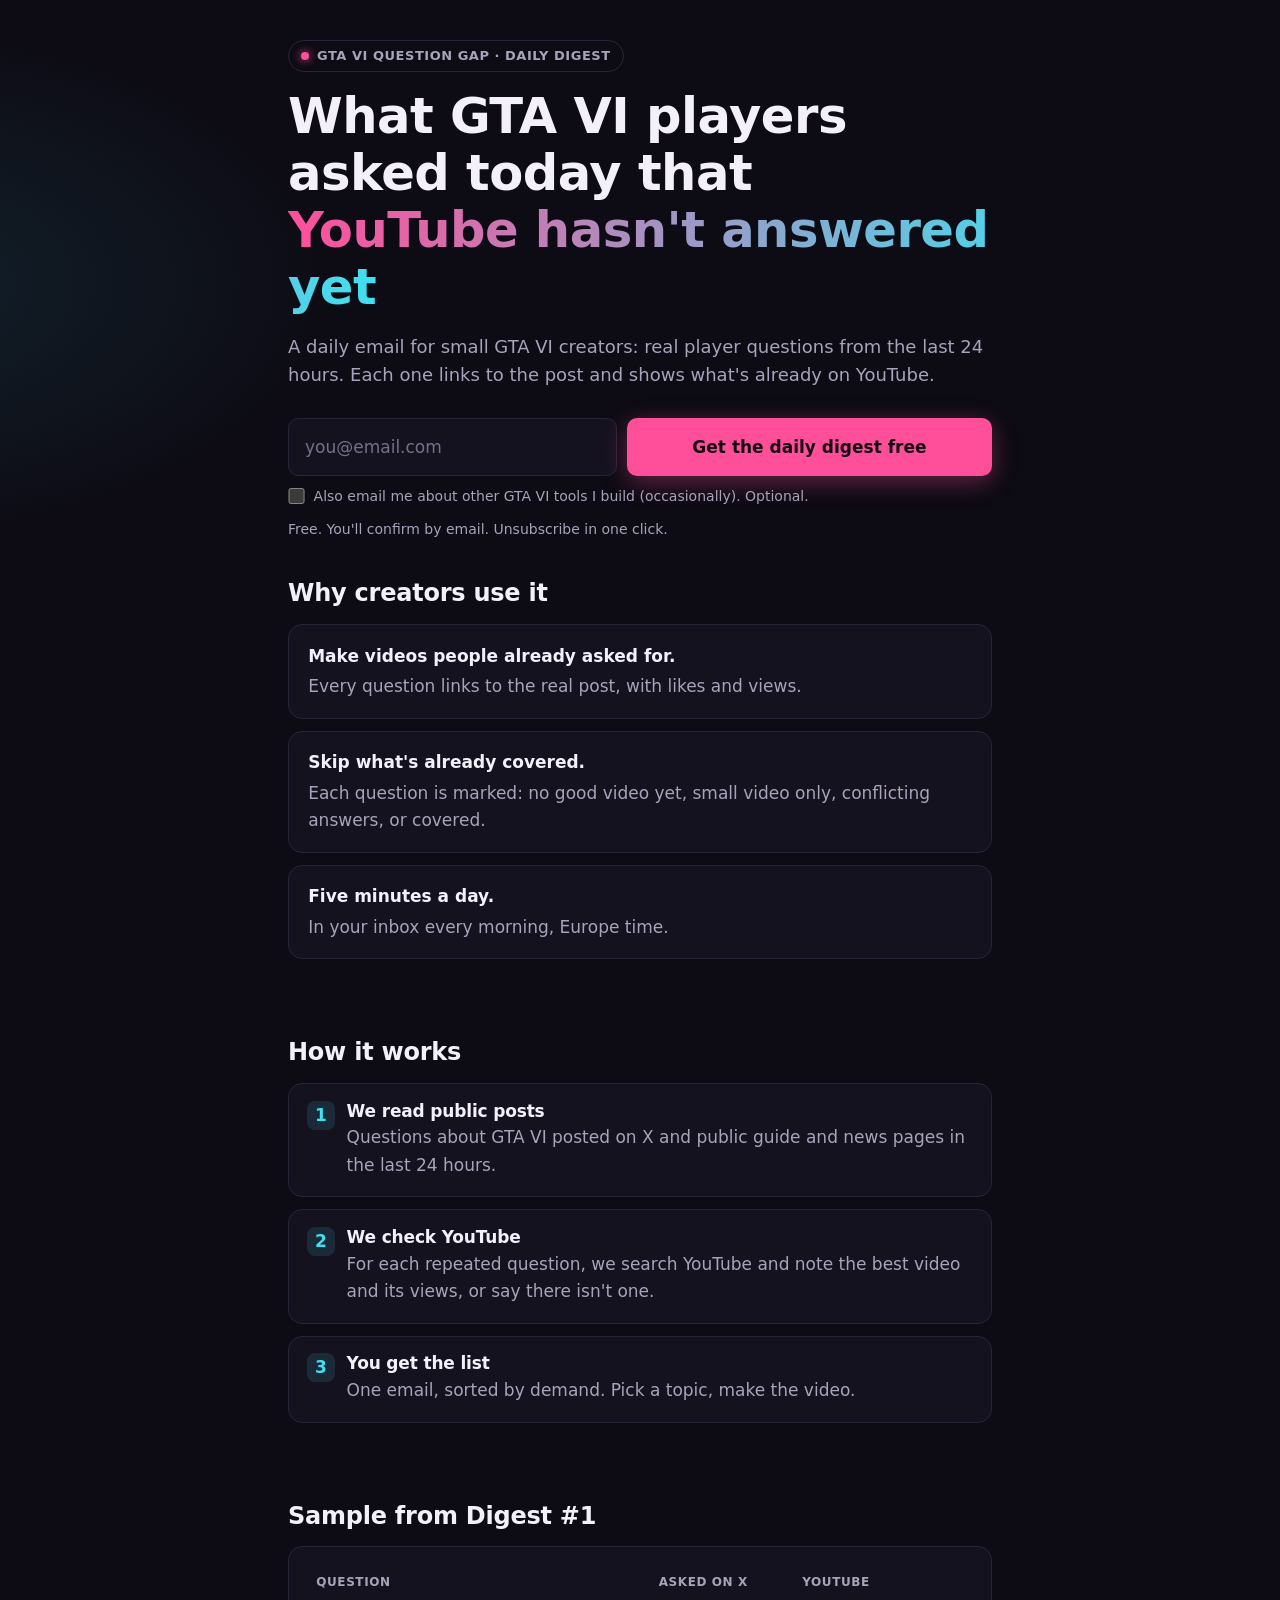
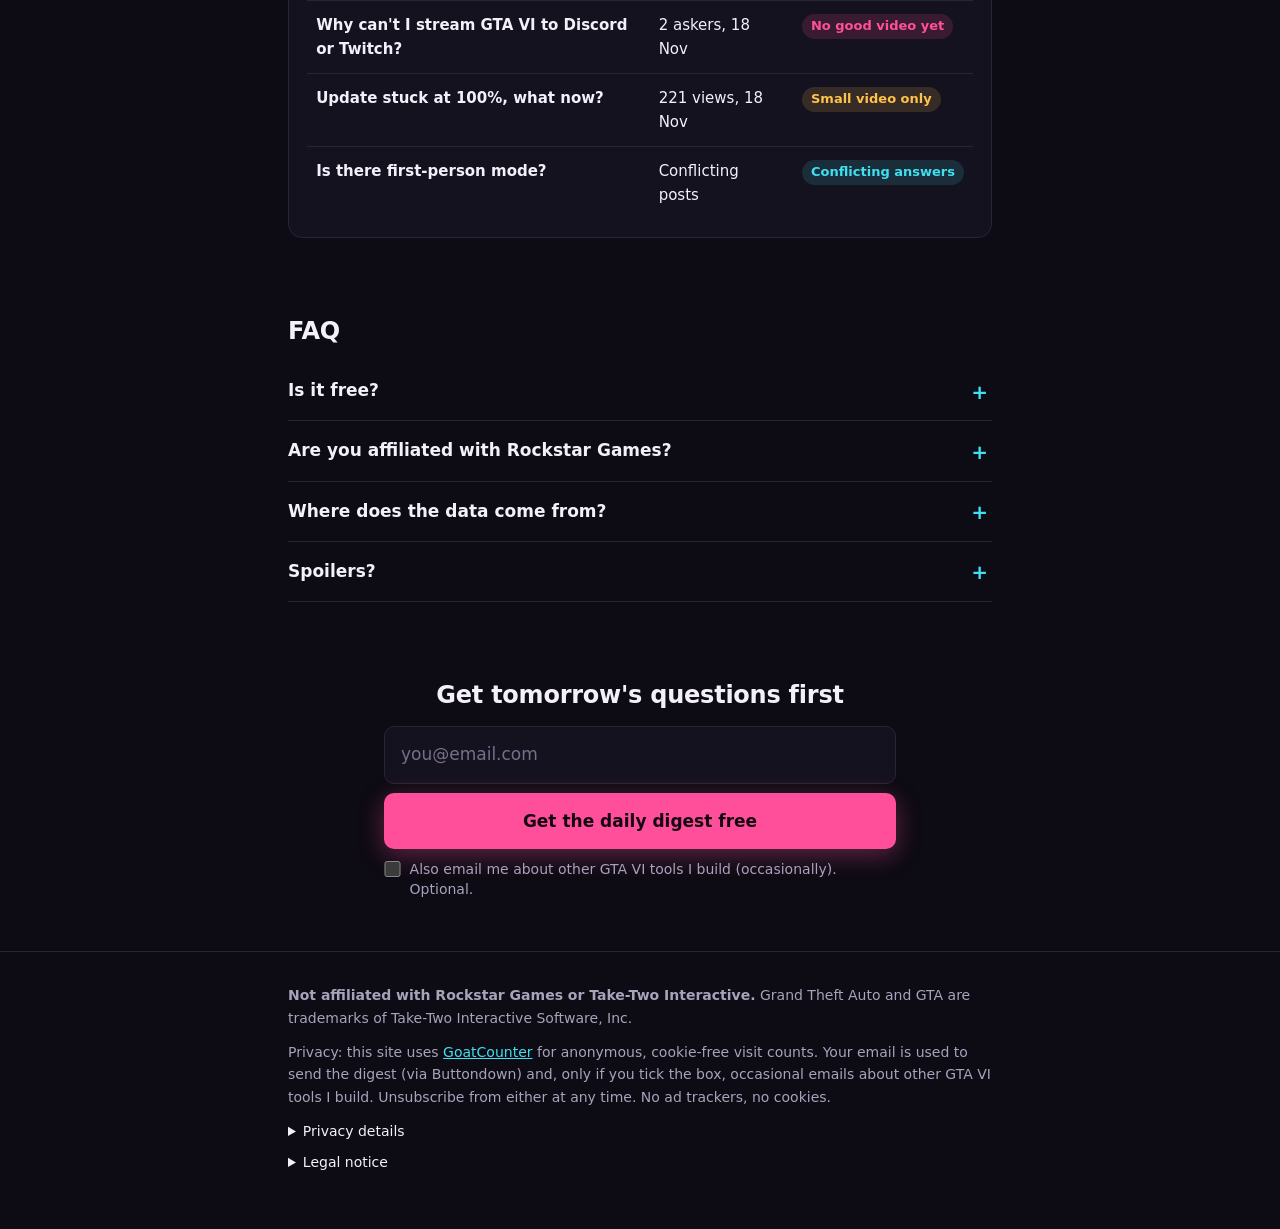
<file: docs/index.html>
<!doctype html>
<html lang="en">
<head>
  <meta charset="utf-8">
  <meta name="viewport" content="width=device-width, initial-scale=1">
  <title>GTA VI Question Gap: what players asked today that YouTube hasn't answered</title>
  <meta name="description" content="A daily email for small GTA VI creators: real player questions from the last 24 hours, each with what's already on YouTube. Free.">
  <link rel="canonical" href="https://navidemad.github.io/vicecity-gaps/">
  <meta name="theme-color" content="#0d0b14">
  <link rel="icon" href="favicon.svg" type="image/svg+xml">

  <meta property="og:type" content="website">
  <meta property="og:site_name" content="GTA VI Question Gap">
  <meta property="og:url" content="https://navidemad.github.io/vicecity-gaps/">
  <meta property="og:title" content="What GTA VI players asked today that YouTube hasn't answered yet">
  <meta property="og:description" content="A daily email for small GTA VI creators: real player questions from the last 24 hours, each with what's already on YouTube.">
  <meta name="twitter:card" content="summary">
  <meta name="twitter:title" content="What GTA VI players asked today that YouTube hasn't answered yet">
  <meta name="twitter:description" content="A daily email for small GTA VI creators: real player questions from the last 24 hours, each with what's already on YouTube.">

  <style>
    :root {
      --bg: #0d0b14;
      --bg-2: #15121f;
      --line: #2a2438;
      --fg: #f3f0fa;
      --muted: #a9a2bb;
      --pink: #ff4f9a;
      --cyan: #3fe0f0;
      --amber: #ffc24b;
      --green: #5be49b;
      --radius: 14px;
      color-scheme: dark;
    }
    *, *::before, *::after { box-sizing: border-box; }
    html { -webkit-text-size-adjust: 100%; }
    body {
      margin: 0;
      background:
        radial-gradient(60rem 30rem at 85% -10%, rgba(255, 79, 154, .16), transparent 60%),
        radial-gradient(50rem 28rem at -10% 10%, rgba(63, 224, 240, .10), transparent 60%),
        var(--bg);
      color: var(--fg);
      font: 17px/1.6 system-ui, -apple-system, "Segoe UI", Roboto, "Helvetica Neue", Arial, sans-serif;
    }
    a { color: var(--cyan); }
    .wrap { max-width: 46rem; margin: 0 auto; padding: 0 16px; }
    section { padding: 2.5rem 0; }
    h1, h2, h3 { line-height: 1.15; letter-spacing: -.01em; }
    h2 { font-size: 1.5rem; margin: 0 0 1rem; }
    .eyebrow {
      display: inline-flex; align-items: center; gap: .5rem;
      margin: 2.5rem 0 1rem; padding: .3rem .75rem;
      border: 1px solid var(--line); border-radius: 999px;
      color: var(--muted); font-size: .8125rem; font-weight: 600; letter-spacing: .04em; text-transform: uppercase;
    }
    .eyebrow::before { content: ""; width: .5rem; height: .5rem; border-radius: 50%; background: var(--pink); box-shadow: 0 0 10px var(--pink); }
    h1 { font-size: clamp(2rem, 7vw, 3.1rem); margin: 0 0 1rem; }
    h1 .hl { background: linear-gradient(90deg, var(--pink), var(--cyan)); -webkit-background-clip: text; background-clip: text; color: transparent; }
    .sub { color: var(--muted); font-size: 1.125rem; margin: 0 0 1.75rem; }

    .signup { display: flex; flex-wrap: wrap; gap: .6rem; margin: 0 0 .75rem; }
    .signup input[type="email"] {
      flex: 1 1 15rem; min-width: 0; padding: .9rem 1rem;
      border: 1px solid var(--line); border-radius: 10px;
      background: var(--bg-2); color: var(--fg); font: inherit;
    }
    .signup input::placeholder { color: #776f8a; }
    .signup input:focus-visible, .btn:focus-visible, summary:focus-visible { outline: 3px solid var(--cyan); outline-offset: 2px; }
    .btn {
      display: inline-flex; justify-content: center; align-items: center;
      padding: .9rem 1.3rem; border: 0; border-radius: 10px;
      font: inherit; font-weight: 700; text-decoration: none; cursor: pointer;
    }
    .btn-primary { flex: 1 1 auto; background: var(--pink); color: #160812; box-shadow: 0 6px 24px rgba(255, 79, 154, .35); }
    .btn-primary:hover { filter: brightness(1.08); }
    .fine { color: var(--muted); font-size: .875rem; margin: 0; }
    .optin { flex: 1 1 100%; display: flex; gap: .55rem; align-items: flex-start; color: var(--muted); font-size: .875rem; line-height: 1.45; cursor: pointer; text-align: left; }
    .optin input { flex: none; width: 1.05rem; height: 1.05rem; margin: .12rem 0 0; accent-color: var(--pink); }

    .benefits { display: grid; gap: .75rem; padding: 0; margin: 0; list-style: none; }
    .benefits li, .steps li {
      background: var(--bg-2); border: 1px solid var(--line); border-radius: var(--radius); padding: 1.1rem 1.2rem;
    }
    .benefits strong { display: block; margin-bottom: .2rem; font-size: 1.0625rem; }
    .benefits span, .steps p { color: var(--muted); }
    .steps { display: grid; gap: .75rem; padding: 0; margin: 0; list-style: none; counter-reset: step; }
    .steps li { counter-increment: step; position: relative; padding-left: 3.6rem; }
    .steps li::before {
      content: counter(step); position: absolute; left: 1.1rem; top: 1.05rem;
      width: 1.8rem; height: 1.8rem; display: grid; place-items: center;
      border-radius: 8px; background: rgba(63, 224, 240, .12); color: var(--cyan); font-weight: 800;
    }
    .steps h3 { margin: 0 0 .2rem; font-size: 1.0625rem; }
    .steps p { margin: 0; }

    .digest { background: var(--bg-2); border: 1px solid var(--line); border-radius: var(--radius); padding: 1.1rem; }
    .digest p, .digest ul, .digest ol { color: var(--muted); }
    .table-wrap { overflow-x: auto; }
    table { width: 100%; border-collapse: collapse; font-size: .9375rem; }
    th { text-align: left; color: var(--muted); font-size: .75rem; letter-spacing: .05em; text-transform: uppercase; padding: .5rem .6rem; border-bottom: 1px solid var(--line); }
    td { padding: .75rem .6rem; border-bottom: 1px solid var(--line); vertical-align: top; }
    tr:last-child td { border-bottom: 0; }
    td:first-child { font-weight: 600; }
    .status { display: inline-block; padding: .15rem .55rem; border-radius: 999px; font-size: .8125rem; font-weight: 700; white-space: nowrap; }
    .status-none { background: rgba(255, 79, 154, .15); color: var(--pink); }
    .status-weak { background: rgba(255, 194, 75, .14); color: var(--amber); }
    .status-conflict { background: rgba(63, 224, 240, .13); color: var(--cyan); }
    .status-covered { background: rgba(91, 228, 155, .13); color: var(--green); }
    @media (max-width: 560px) {
      thead { display: none; }
      table, tbody, tr, td { display: block; width: 100%; }
      tr { padding: .6rem 0; border-bottom: 1px solid var(--line); }
      tr:last-child { border-bottom: 0; }
      td { border: 0; padding: .2rem 0; }
      td:not(:first-child)::before { content: attr(data-label) ": "; color: var(--muted); font-size: .8125rem; }
    }

    details.faq { border-bottom: 1px solid var(--line); }
    details.faq summary { cursor: pointer; padding: 1rem 2rem 1rem 0; font-weight: 600; list-style: none; position: relative; }
    details.faq summary::-webkit-details-marker { display: none; }
    details.faq summary::after { content: "+"; position: absolute; right: .25rem; top: .9rem; color: var(--cyan); font-size: 1.25rem; }
    details.faq[open] summary::after { content: "−"; }
    details.faq p { margin: 0 0 1rem; color: var(--muted); }

    .cta-band { text-align: center; }
    .cta-band .signup { max-width: 32rem; margin: 0 auto .75rem; }

    footer { border-top: 1px solid var(--line); padding: 2rem 0 3rem; color: var(--muted); font-size: .875rem; }
    footer p { margin: 0 0 .75rem; }
    footer details { margin: .5rem 0; }
    footer summary { cursor: pointer; color: var(--fg); }
    .todo { color: var(--amber); }
  </style>

  <!-- GoatCounter: cookieless analytics. Site code "vicecitygaps" must exist on goatcounter.com (see README). -->
  <script data-goatcounter="https://vicecitygaps.goatcounter.com/count" async src="https://gc.zgo.at/count.js"></script>
</head>
<body>
  <main class="wrap">
    <header>
      <p class="eyebrow">GTA VI Question Gap · daily digest</p>
      <h1>What GTA&nbsp;VI players asked today that <span class="hl">YouTube hasn't answered yet</span></h1>
      <p class="sub">A daily email for small GTA&nbsp;VI creators: real player questions from the last 24 hours. Each one links to the post and shows what's already on YouTube.</p>

      <form class="signup" id="signup" action="https://buttondown.com/api/emails/embed-subscribe/vicecitygaps" method="post">
        <label for="email" class="sr-only">Your email address</label>
        <input id="email" type="email" name="email" required autocomplete="email" placeholder="you@email.com">
        <input type="hidden" name="tag" value="free">
        <input type="hidden" name="embed" value="1">
        <button class="btn btn-primary" type="submit">Get the daily digest free</button>
        <label class="optin"><input type="checkbox" name="tag" value="marketing-ok"> Also email me about other GTA&nbsp;VI tools I build (occasionally). Optional.</label>
      </form>
      <p class="fine">Free. You'll confirm by email. Unsubscribe in one click.</p>

    </header>

    <section aria-labelledby="why">
      <h2 id="why">Why creators use it</h2>
      <ul class="benefits">
        <li><strong>Make videos people already asked for.</strong><span>Every question links to the real post, with likes and views.</span></li>
        <li><strong>Skip what's already covered.</strong><span>Each question is marked: no good video yet, small video only, conflicting answers, or covered.</span></li>
        <li><strong>Five minutes a day.</strong><span>In your inbox every morning, Europe time.</span></li>
      </ul>
    </section>

    <section aria-labelledby="how">
      <h2 id="how">How it works</h2>
      <ol class="steps">
        <li><h3>We read public posts</h3><p>Questions about GTA&nbsp;VI posted on X and public guide and news pages in the last 24 hours.</p></li>
        <li><h3>We check YouTube</h3><p>For each repeated question, we search YouTube and note the best video and its views, or say there isn't one.</p></li>
        <li><h3>You get the list</h3><p>One email, sorted by demand. Pick a topic, make the video.</p></li>
      </ol>
    </section>

    <section aria-labelledby="sample">
      <h2 id="sample">Sample from Digest #1</h2>
      <div class="digest">
<!-- digest:start -->
<div class="table-wrap"><table><thead><tr><th scope="col">Question</th><th scope="col">Asked on X</th><th scope="col">YouTube</th></tr></thead><tbody><tr><td data-label="Question">Why can&#x27;t I stream GTA VI to Discord or Twitch?</td><td data-label="Asked on X">2 askers, 18 Nov</td><td data-label="YouTube"><span class="status status-none">No good video yet</span></td></tr><tr><td data-label="Question">Update stuck at 100%, what now?</td><td data-label="Asked on X">221 views, 18 Nov</td><td data-label="YouTube"><span class="status status-weak">Small video only</span></td></tr><tr><td data-label="Question">Is there first-person mode?</td><td data-label="Asked on X">Conflicting posts</td><td data-label="YouTube"><span class="status status-conflict">Conflicting answers</span></td></tr></tbody></table></div>
<!-- digest:end -->
      </div>
    </section>

    <section aria-labelledby="faq">
      <h2 id="faq">FAQ</h2>
      <details class="faq"><summary>Is it free?</summary><p>Yes. Sign up and you'll get the digest by email every morning.</p></details>
      <details class="faq"><summary>Are you affiliated with Rockstar Games?</summary><p>No. This is an independent project, not affiliated with, endorsed or sponsored by Rockstar Games or Take-Two Interactive. Grand Theft Auto and GTA are their trademarks.</p></details>
      <details class="faq"><summary>Where does the data come from?</summary><p>Public X posts, public YouTube search results, and public guide and news sites. No private messages, no logins, no personal data beyond your email.</p></details>
      <details class="faq"><summary>Spoilers?</summary><p>Questions are written spoiler-light. Story questions are marked.</p></details>
    </section>

    <section class="cta-band" aria-labelledby="cta-again">
      <h2 id="cta-again">Get tomorrow's questions first</h2>
      <form class="signup" action="https://buttondown.com/api/emails/embed-subscribe/vicecitygaps" method="post">
        <label for="email-2" class="sr-only">Your email address</label>
        <input id="email-2" type="email" name="email" required autocomplete="email" placeholder="you@email.com">
        <input type="hidden" name="tag" value="free">
        <input type="hidden" name="embed" value="1">
        <button class="btn btn-primary" type="submit">Get the daily digest free</button>
        <label class="optin"><input type="checkbox" name="tag" value="marketing-ok"> Also email me about other GTA&nbsp;VI tools I build (occasionally). Optional.</label>
      </form>
    </section>
  </main>

  <footer>
    <div class="wrap">
      <p><strong>Not affiliated with Rockstar Games or Take-Two Interactive.</strong> Grand Theft Auto and GTA are trademarks of Take-Two Interactive Software, Inc.</p>
      <p id="privacy">Privacy: this site uses <a href="https://www.goatcounter.com" rel="noopener">GoatCounter</a> for anonymous, cookie-free visit counts. Your email is used to send the digest (via Buttondown) and, only if you tick the box, occasional emails about other GTA&nbsp;VI tools I build. Unsubscribe from either at any time. No ad trackers, no cookies.</p>
      <details>
        <summary>Privacy details</summary>
        <p>Data collected: your email address, used to send the digest and, if you ticked the optional box, occasional emails about other GTA VI tools and products from the same publisher (legal basis: your consent, given separately for each and confirmed by email; your address is never sold, shared or uploaded to ad platforms), the ad campaign that brought you here (from the link you clicked, to measure which ads work), and anonymous page and click counts. Processors: Buttondown LLC (email, United States), GoatCounter (analytics, no cookies, no personal data). We keep your email until you unsubscribe. To access or delete your data, write to <span class="todo">[contact email]</span>. You can complain to the CNIL (cnil.fr) or your local data protection authority.</p>
      </details>
      <details>
        <summary>Legal notice</summary>
        <p>Publisher: Navid EMAD, entrepreneur individuel (EI), French micro-entreprise. SIREN <span class="todo">[to complete]</span>. Address <span class="todo">[to complete]</span>. Contact <span class="todo">[contact email]</span>. Publication director: Navid EMAD. Hosting: GitHub, Inc. (GitHub Pages), 88 Colin P. Kelly Jr. Street, San Francisco, CA 94107, United States.</p>
      </details>
    </div>
  </footer>

  <style>.sr-only{position:absolute;width:1px;height:1px;padding:0;margin:-1px;overflow:hidden;clip:rect(0 0 0 0);white-space:nowrap;border:0}</style>
  <script>
    // UTM passthrough + GoatCounter events. No cookies; sessionStorage only keeps UTMs across reloads.
    (function () {
      var KEYS = ["utm_source", "utm_medium", "utm_campaign", "utm_term", "utm_content"];
      var clean = function (v) { return String(v || "").replace(/[^A-Za-z0-9_-]/g, "").slice(0, 100); };
      var params = new URLSearchParams(location.search);
      var utm = {};
      KEYS.forEach(function (k) { var v = clean(params.get(k)); if (v) utm[k] = v; });
      try {
        if (Object.keys(utm).length) sessionStorage.setItem("qg_utm", JSON.stringify(utm));
        else utm = JSON.parse(sessionStorage.getItem("qg_utm") || "{}");
      } catch (e) { /* storage blocked: use URL values only */ }

      var source = (utm.utm_source || "direct").toLowerCase();
      var campaign = (utm.utm_campaign || "").toLowerCase();
      var label = campaign ? source + "/" + campaign : source;

      function track(name, title) {
        var gc = window.goatcounter;
        if (gc && typeof gc.count === "function") {
          gc.count({ path: name, title: title, event: true, referrer: label });
        }
      }

      // Buttondown: attach source/campaign tags and count the submit (sent with sendBeacon).
      document.querySelectorAll("form.signup").forEach(function (form) {
        [source !== "direct" ? "src:" + source : "", campaign ? "camp:" + campaign : ""].forEach(function (tag) {
          if (!tag) return;
          var input = document.createElement("input");
          input.type = "hidden"; input.name = "tag"; input.value = tag;
          form.appendChild(input);
        });
        form.addEventListener("submit", function () {
          track("signup-submit", "Free digest sign-up");
          var optin = form.querySelector('input[value="marketing-ok"]');
          if (optin && optin.checked) track("signup-marketing-optin", "Opted in to other products");
        });
      });
    })();
  </script>
</body>
</html>
</file>
